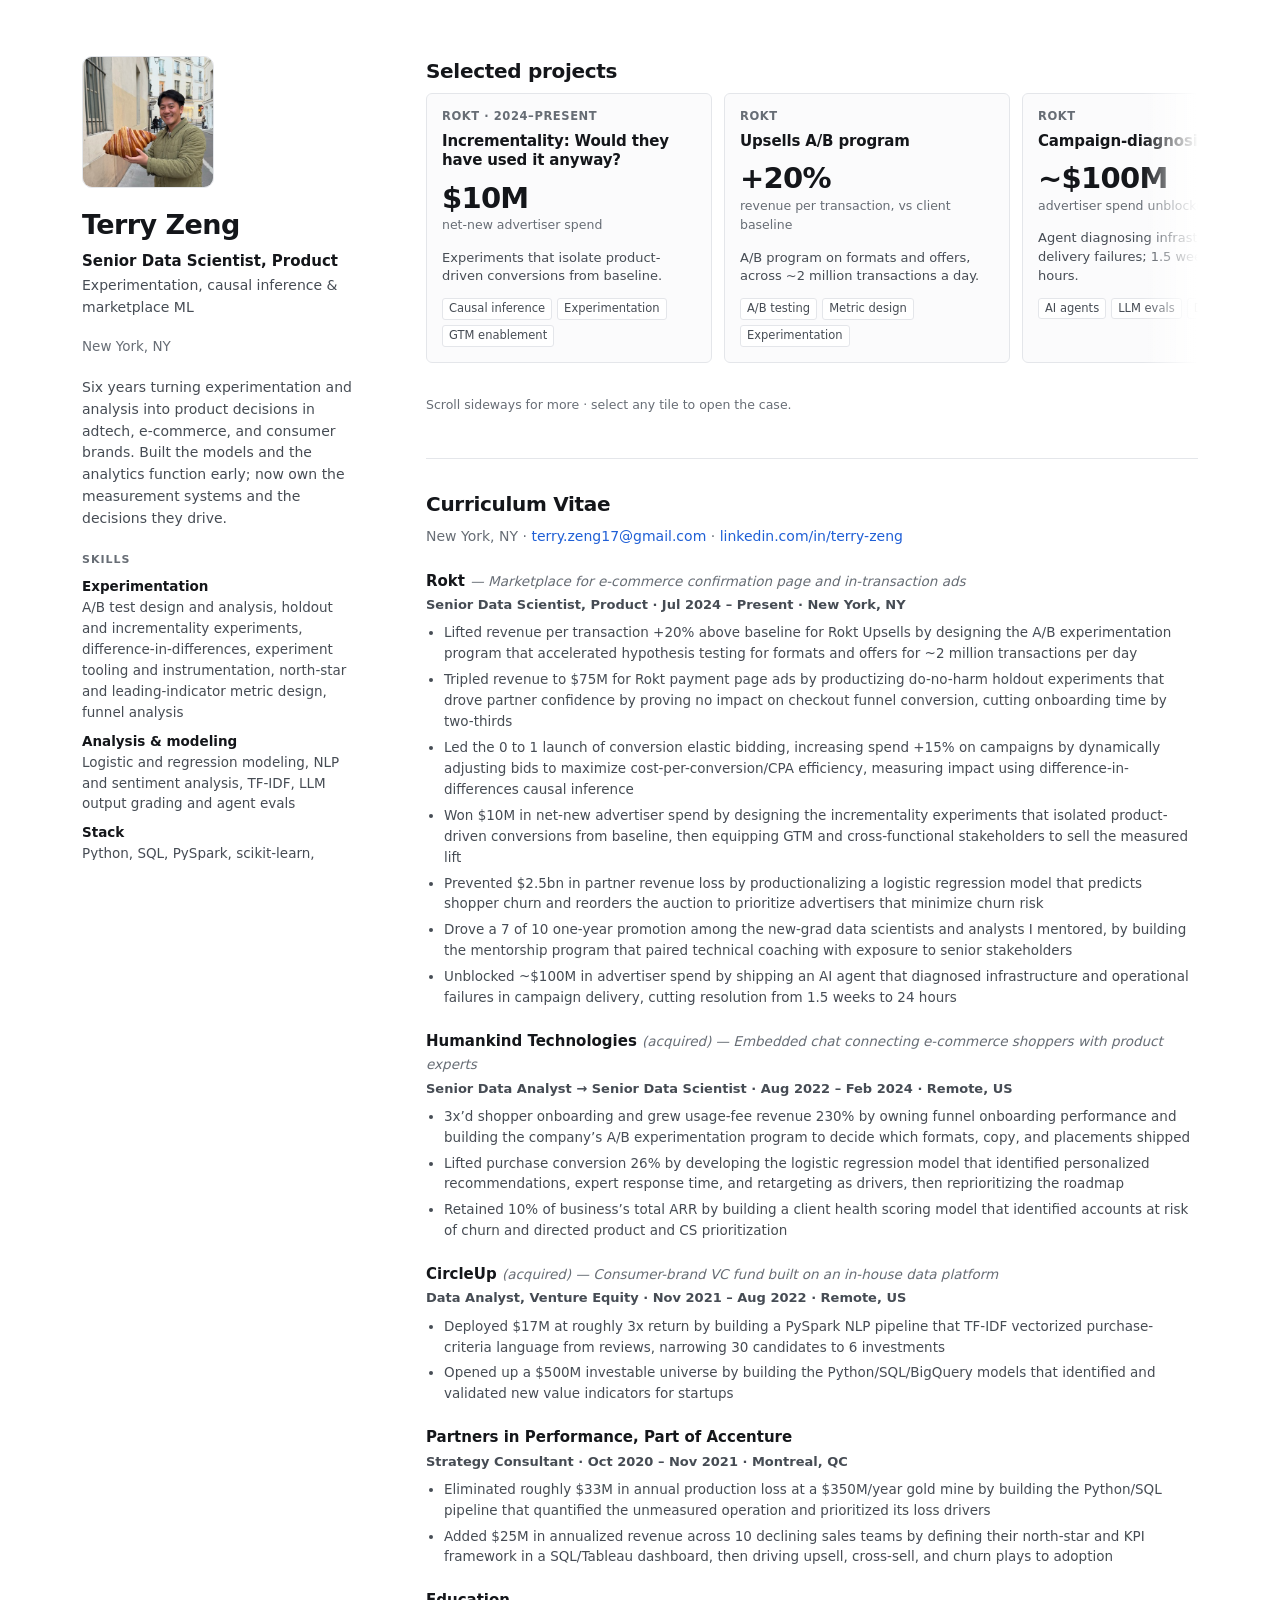
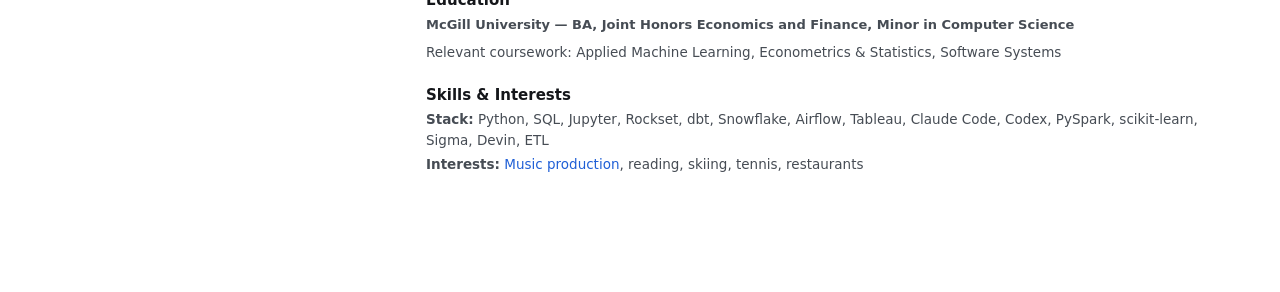
<file: index.html>
<!doctype html>
<html lang="en">
<head>
<meta charset="utf-8">
<meta name="viewport" content="width=device-width, initial-scale=1">
<title>Terry Zeng — Senior Data Scientist, Product</title>
<meta name="description" content="Terry Zeng — Senior Data Scientist, Product. Experimentation, causal inference and marketplace ML. Selected work from Rokt, Humankind, CircleUp and Partners in Performance.">
<meta property="og:title" content="Terry Zeng — Senior Data Scientist, Product">
<meta property="og:description" content="Experimentation, causal inference and marketplace ML. Selected work.">
<meta property="og:type" content="profile">
<link rel="stylesheet" href="style.css">
</head>
<body>
<div class="wrap">

<header class="rail">
  <img class="avatar" src="img/terry.jpg" alt="Terry Zeng on a Paris street, holding an oversized croissant." width="360" height="640">
  <h1 class="name">Terry Zeng</h1>
  <p class="role">Senior Data Scientist, Product</p>
  <p class="discipline">Experimentation, causal inference &amp; marketplace ML</p>
  <p class="where">New York, NY</p>

  <p class="bio">Six years turning experimentation and analysis into product decisions in adtech, e-commerce, and consumer brands. Built the models and the analytics function early; now own the measurement systems and the decisions they drive.</p>

  <h2>Skills</h2>
  <dl>
    <dt>Experimentation</dt>
    <dd>A/B test design and analysis, holdout and incrementality experiments, difference-in-differences, experiment tooling and instrumentation, north-star and leading-indicator metric design, funnel analysis</dd>
    <dt>Analysis &amp; modeling</dt>
    <dd>Logistic and regression modeling, NLP and sentiment analysis, TF-IDF, LLM output grading and agent evals</dd>
    <dt>Stack</dt>
    <dd>Python, SQL, PySpark, scikit-learn, Jupyter, Rockset, dbt, Snowflake, Airflow, BigQuery, Tableau, Sigma, ETL, Claude Code, Codex, Devin</dd>
    <dt>Languages</dt>
    <dd>English, French, Mandarin, Cantonese</dd>
  </dl>

  <h2>Education</h2>
  <dl>
    <dd><strong>McGill University</strong> — BA, Joint Honors Economics and Finance, Minor in Computer Science</dd>
    <dd style="margin-top:4px;color:var(--muted);font-size:13px;">Applied Machine Learning · Econometrics &amp; Statistics · Software Systems</dd>
  </dl>

  <h2>Elsewhere</h2>
  <ul class="links">
    <li><a href="mailto:terry.zeng17@gmail.com">terry.zeng17@gmail.com</a></li>
    <li><a href="https://www.linkedin.com/in/terry-zeng">LinkedIn</a></li>
    <li><a href="https://github.com/terry-zeng1134">GitHub</a></li>
    <li><a href="https://soundcloud.com/koverii">SoundCloud · 500k+ streams</a></li>
    <li><a href="#cv">Curriculum Vitae</a></li>
  </ul>

  <p class="interests">Music production (500k+ streams) · skiing · tennis</p>
</header>

<main>
  <h2 class="work-head">Selected projects</h2>

  <div class="stripwrap">
  <div class="grid" id="grid" role="region" aria-label="Selected projects, horizontally scrollable" tabindex="0">

    <a class="tile" href="work/incrementality/">
      <span class="kicker">Rokt · 2024–present</span>
      <span class="t-title">Incrementality: Would they have used it anyway?</span>
      <span class="metric"><b>$10M</b><span>net-new advertiser spend</span></span>
      <span class="method">Experiments that isolate product-driven conversions from baseline.</span>
      <ul class="tags"><li>Causal inference</li><li>Experimentation</li><li>GTM enablement</li></ul>
    </a>

    <a class="tile" href="work/upsells-ab/">
      <span class="kicker">Rokt</span>
      <span class="t-title">Upsells A/B program</span>
      <span class="metric"><b>+20%</b><span>revenue per transaction, vs client baseline</span></span>
      <span class="method">A/B program on formats and offers, across ~2 million transactions a day.</span>
      <ul class="tags"><li>A/B testing</li><li>Metric design</li><li>Experimentation</li></ul>
    </a>

    <a class="tile" href="work/campaign-agent/">
      <span class="kicker">Rokt</span>
      <span class="t-title">Campaign-diagnosis AI agent</span>
      <span class="metric"><b>~$100M</b><span>advertiser spend unblocked</span></span>
      <span class="method">Agent diagnosing infrastructure and delivery failures; 1.5 weeks to 24 hours.</span>
      <ul class="tags"><li>AI agents</li><li>LLM evals</li><li>Diagnostics</li></ul>
    </a>

    <a class="tile" href="work/payment-page-ads/">
      <span class="kicker">Rokt</span>
      <span class="t-title">Payment-page ads</span>
      <span class="metric"><b>$75M</b><span>revenue, tripled</span></span>
      <span class="method">Do-no-harm holdouts proving no checkout-conversion impact; onboarding cut two-thirds.</span>
      <ul class="tags"><li>Holdout experiments</li><li>Instrumentation</li><li>Partner trust</li></ul>
    </a>

    <a class="tile" href="work/churn-auction-reordering/">
      <span class="kicker">Rokt</span>
      <span class="t-title">Churn-risk auction reordering</span>
      <span class="metric"><b>$2.5B</b><span>partner revenue loss prevented</span></span>
      <span class="method">Logistic regression on shopper churn, reordering the auction.</span>
      <ul class="tags"><li>Logistic regression</li><li>Production ML</li><li>Marketplace</li></ul>
    </a>

    <a class="tile" href="work/elastic-bidding/">
      <span class="kicker">Rokt</span>
      <span class="t-title">Conversion elastic bidding</span>
      <span class="metric"><b>+15%</b><span>campaign spend</span></span>
      <span class="method">0-to-1 launch; bids adjusted dynamically for CPA efficiency.</span>
      <ul class="tags"><li>Difference-in-differences</li><li>Causal inference</li><li>Bidding</li></ul>
    </a>

    <a class="tile" href="work/experimentation-program/">
      <span class="kicker">Humankind · 2022–2024</span>
      <span class="t-title">The company’s first experimentation program</span>
      <span class="metric"><b>+230%</b><span>usage-fee revenue</span></span>
      <span class="method">Owned funnel onboarding performance; built the A/B program that decided what shipped.</span>
      <ul class="tags"><li>Experimentation</li><li>Funnel analysis</li></ul>
    </a>

    <a class="tile" href="work/nlp-diligence/">
      <span class="kicker">CircleUp · 2021–2022</span>
      <span class="t-title">NLP diligence pipeline</span>
      <span class="metric"><b>$17M</b><span>deployed at ~3x return</span></span>
      <span class="method">PySpark pipeline, TF-IDF over purchase-criteria language in reviews.</span>
      <ul class="tags"><li>NLP</li><li>PySpark</li><li>TF-IDF</li></ul>
    </a>

  </div>
  </div>
  <p class="hint">Scroll sideways for more · select any tile to open the case.</p>

  <section class="resume" id="cv">
    <h2 class="work-head">Curriculum Vitae</h2>
    <p class="work-sub">New York, NY · <a href="mailto:terry.zeng17@gmail.com">terry.zeng17@gmail.com</a> · <a href="https://www.linkedin.com/in/terry-zeng">linkedin.com/in/terry-zeng</a></p>

    <div class="cv">
      <div class="cv-role">
        <h3>Rokt <span>— Marketplace for e-commerce confirmation page and in-transaction ads</span></h3>
        <p class="cv-meta">Senior Data Scientist, Product · Jul 2024 – Present · New York, NY</p>
        <ul>
          <li>Lifted revenue per transaction +20% above baseline for Rokt Upsells by designing the A/B experimentation program that accelerated hypothesis testing for formats and offers for ~2 million transactions per day</li>
          <li>Tripled revenue to $75M for Rokt payment page ads by productizing do-no-harm holdout experiments that drove partner confidence by proving no impact on checkout funnel conversion, cutting onboarding time by two-thirds</li>
          <li>Led the 0 to 1 launch of conversion elastic bidding, increasing spend +15% on campaigns by dynamically adjusting bids to maximize cost-per-conversion/CPA efficiency, measuring impact using difference-in-differences causal inference</li>
          <li>Won $10M in net-new advertiser spend by designing the incrementality experiments that isolated product-driven conversions from baseline, then equipping GTM and cross-functional stakeholders to sell the measured lift</li>
          <li>Prevented $2.5bn in partner revenue loss by productionalizing a logistic regression model that predicts shopper churn and reorders the auction to prioritize advertisers that minimize churn risk</li>
          <li>Drove a 7 of 10 one-year promotion among the new-grad data scientists and analysts I mentored, by building the mentorship program that paired technical coaching with exposure to senior stakeholders</li>
          <li>Unblocked ~$100M in advertiser spend by shipping an AI agent that diagnosed infrastructure and operational failures in campaign delivery, cutting resolution from 1.5 weeks to 24 hours</li>
        </ul>
      </div>

      <div class="cv-role">
        <h3>Humankind Technologies <span>(acquired) — Embedded chat connecting e-commerce shoppers with product experts</span></h3>
        <p class="cv-meta">Senior Data Analyst → Senior Data Scientist · Aug 2022 – Feb 2024 · Remote, US</p>
        <ul>
          <li>3x&#8217;d shopper onboarding and grew usage-fee revenue 230% by owning funnel onboarding performance and building the company&#8217;s A/B experimentation program to decide which formats, copy, and placements shipped</li>
          <li>Lifted purchase conversion 26% by developing the logistic regression model that identified personalized recommendations, expert response time, and retargeting as drivers, then reprioritizing the roadmap</li>
          <li>Retained 10% of business&#8217;s total ARR by building a client health scoring model that identified accounts at risk of churn and directed product and CS prioritization</li>
        </ul>
      </div>

      <div class="cv-role">
        <h3>CircleUp <span>(acquired) — Consumer-brand VC fund built on an in-house data platform</span></h3>
        <p class="cv-meta">Data Analyst, Venture Equity · Nov 2021 – Aug 2022 · Remote, US</p>
        <ul>
          <li>Deployed $17M at roughly 3x return by building a PySpark NLP pipeline that TF-IDF vectorized purchase-criteria language from reviews, narrowing 30 candidates to 6 investments</li>
          <li>Opened up a $500M investable universe by building the Python/SQL/BigQuery models that identified and validated new value indicators for startups</li>
        </ul>
      </div>

      <div class="cv-role">
        <h3>Partners in Performance, Part of Accenture</h3>
        <p class="cv-meta">Strategy Consultant · Oct 2020 – Nov 2021 · Montreal, QC</p>
        <ul>
          <li>Eliminated roughly $33M in annual production loss at a $350M/year gold mine by building the Python/SQL pipeline that quantified the unmeasured operation and prioritized its loss drivers</li>
          <li>Added $25M in annualized revenue across 10 declining sales teams by defining their north-star and KPI framework in a SQL/Tableau dashboard, then driving upsell, cross-sell, and churn plays to adoption</li>
        </ul>
      </div>

      <div class="cv-role">
        <h3>Education</h3>
        <p class="cv-meta">McGill University — BA, Joint Honors Economics and Finance, Minor in Computer Science</p>
        <p class="cv-plain">Relevant coursework: Applied Machine Learning, Econometrics &amp; Statistics, Software Systems</p>
      </div>

      <div class="cv-role">
        <h3>Skills &amp; Interests</h3>
        <p class="cv-plain"><strong>Stack:</strong> Python, SQL, Jupyter, Rockset, dbt, Snowflake, Airflow, Tableau, Claude Code, Codex, PySpark, scikit-learn, Sigma, Devin, ETL</p>
        <p class="cv-plain"><strong>Interests:</strong> <a href="https://soundcloud.com/koverii">Music production</a>, reading, skiing, tennis, restaurants</p>
      </div>
    </div>
  </section>
</main>

</div>
</body>
</html>
</file>
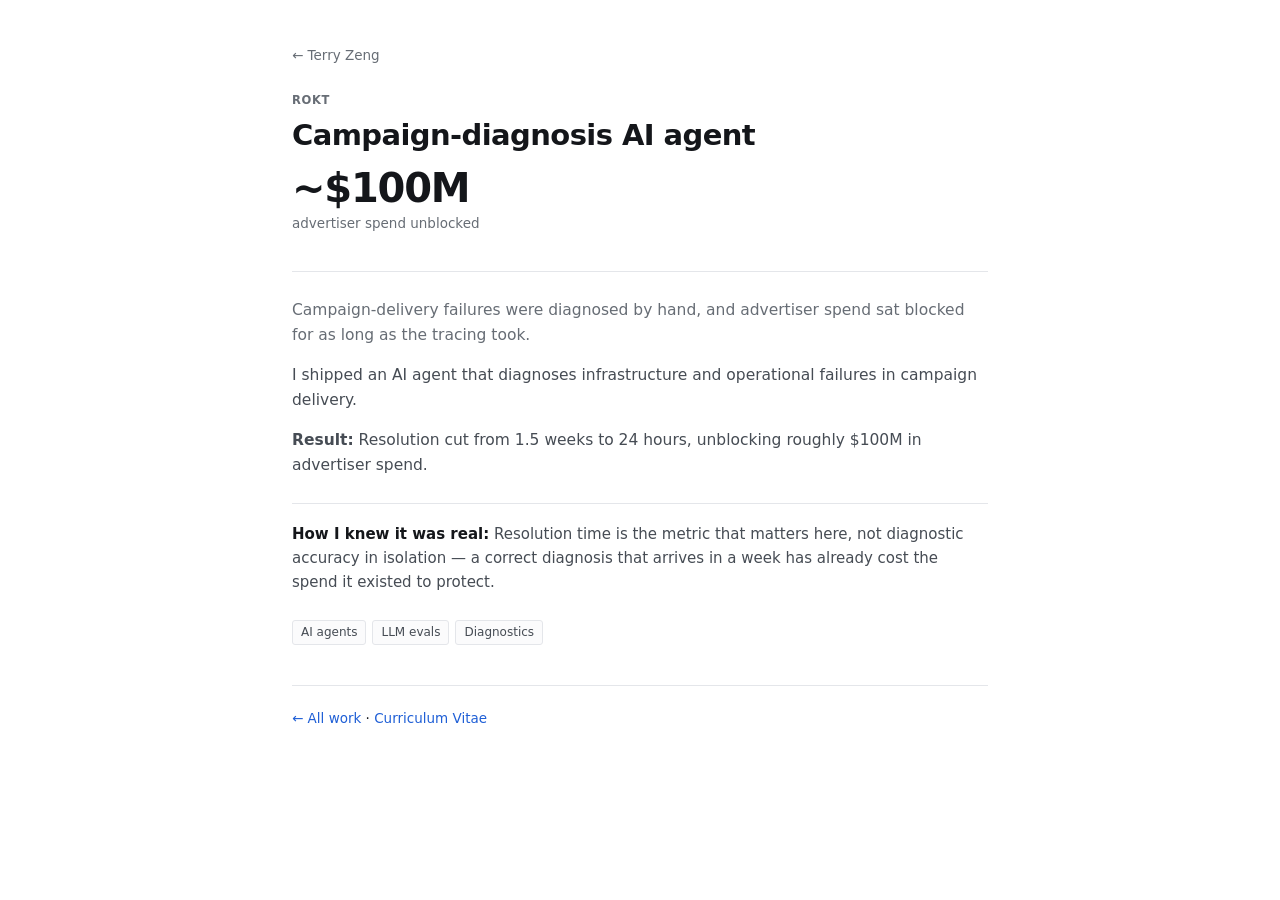
<file: work/campaign-agent/index.html>
<!doctype html>
<html lang="en">
<head>
<meta charset="utf-8">
<meta name="viewport" content="width=device-width, initial-scale=1">
<title>Campaign-diagnosis AI agent — Terry Zeng</title>
<meta name="description" content="Campaign-diagnosis AI agent — ~$100M advertiser spend unblocked. Rokt">
<link rel="stylesheet" href="../../style.css">
</head>
<body>
<div class="casewrap">
  <a class="backlink" href="../../">&larr; Terry Zeng</a>

  <header class="casehead">
    <span class="case-kicker">Rokt</span>
    <h1 class="case-title">Campaign-diagnosis AI agent</h1>
    <p class="case-metric"><b>~$100M</b><span>advertiser spend unblocked</span></p>
  </header>

  <div class="casebody">
    <p class="ctx">Campaign-delivery failures were diagnosed by hand, and advertiser spend sat blocked for as long as the tracing took.</p>
    <p>I shipped an AI agent that diagnoses infrastructure and operational failures in campaign delivery.</p>
    <p><strong>Result:</strong> Resolution cut from 1.5 weeks to 24 hours, unblocking roughly $100M in advertiser spend.</p>
    <p class="knew"><strong>How I knew it was real:</strong> Resolution time is the metric that matters here, not diagnostic accuracy in isolation — a correct diagnosis that arrives in a week has already cost the spend it existed to protect.</p>
    <ul class="case-tags"><li>AI agents</li><li>LLM evals</li><li>Diagnostics</li></ul>
  </div>

  <p class="casefoot"><a href="../../">&larr; All work</a> &middot; <a href="../../#cv">Curriculum Vitae</a></p>
</div>
</body>
</html>
</file>
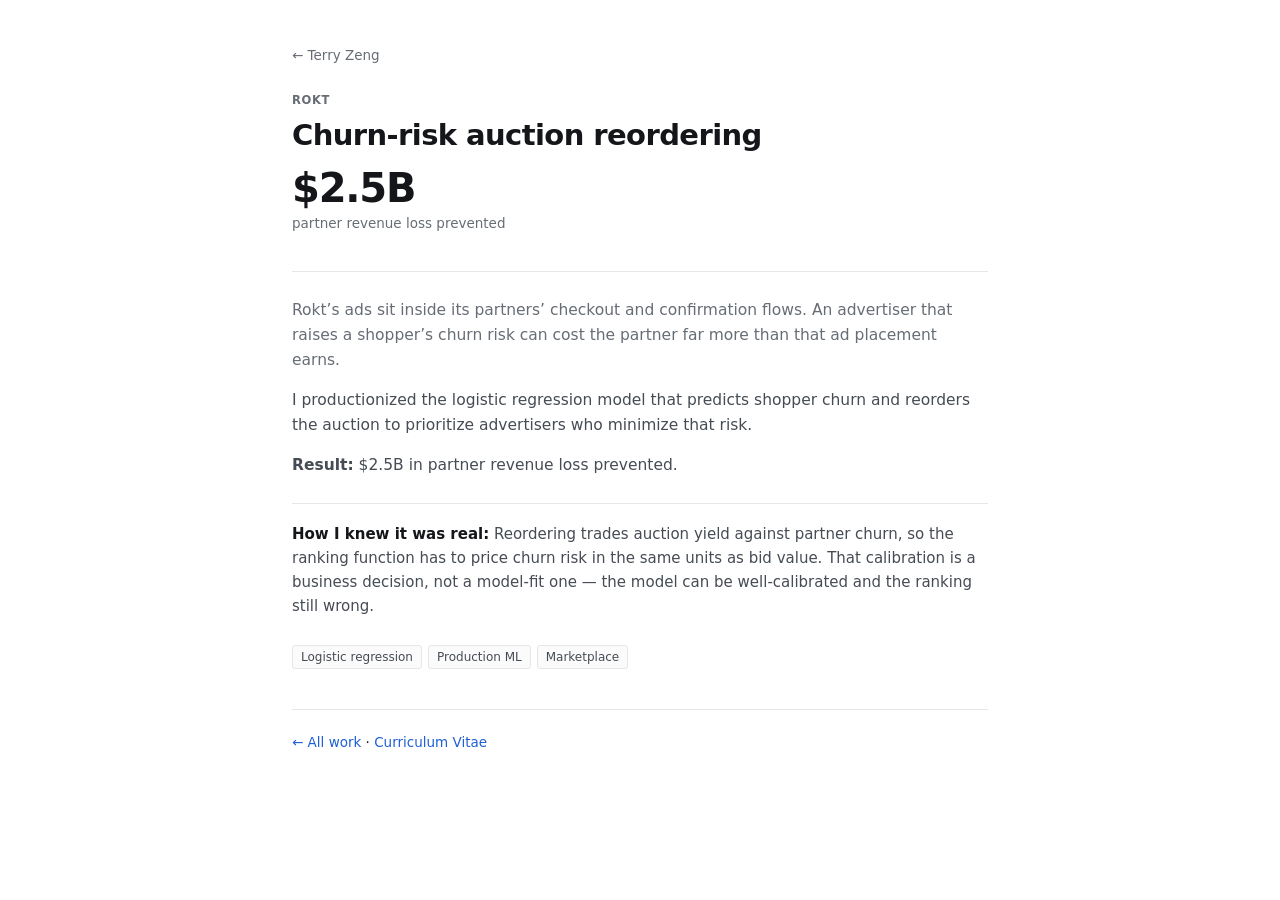
<file: work/churn-auction-reordering/index.html>
<!doctype html>
<html lang="en">
<head>
<meta charset="utf-8">
<meta name="viewport" content="width=device-width, initial-scale=1">
<title>Churn-risk auction reordering — Terry Zeng</title>
<meta name="description" content="Churn-risk auction reordering — $2.5B partner revenue loss prevented. Rokt">
<link rel="stylesheet" href="../../style.css">
</head>
<body>
<div class="casewrap">
  <a class="backlink" href="../../">&larr; Terry Zeng</a>

  <header class="casehead">
    <span class="case-kicker">Rokt</span>
    <h1 class="case-title">Churn-risk auction reordering</h1>
    <p class="case-metric"><b>$2.5B</b><span>partner revenue loss prevented</span></p>
  </header>

  <div class="casebody">
    <p class="ctx">Rokt’s ads sit inside its partners’ checkout and confirmation flows. An advertiser that raises a shopper’s churn risk can cost the partner far more than that ad placement earns.</p>
    <p>I productionized the logistic regression model that predicts shopper churn and reorders the auction to prioritize advertisers who minimize that risk.</p>
    <p><strong>Result:</strong> $2.5B in partner revenue loss prevented.</p>
    <p class="knew"><strong>How I knew it was real:</strong> Reordering trades auction yield against partner churn, so the ranking function has to price churn risk in the same units as bid value. That calibration is a business decision, not a model-fit one — the model can be well-calibrated and the ranking still wrong.</p>
    <ul class="case-tags"><li>Logistic regression</li><li>Production ML</li><li>Marketplace</li></ul>
  </div>

  <p class="casefoot"><a href="../../">&larr; All work</a> &middot; <a href="../../#cv">Curriculum Vitae</a></p>
</div>
</body>
</html>
</file>
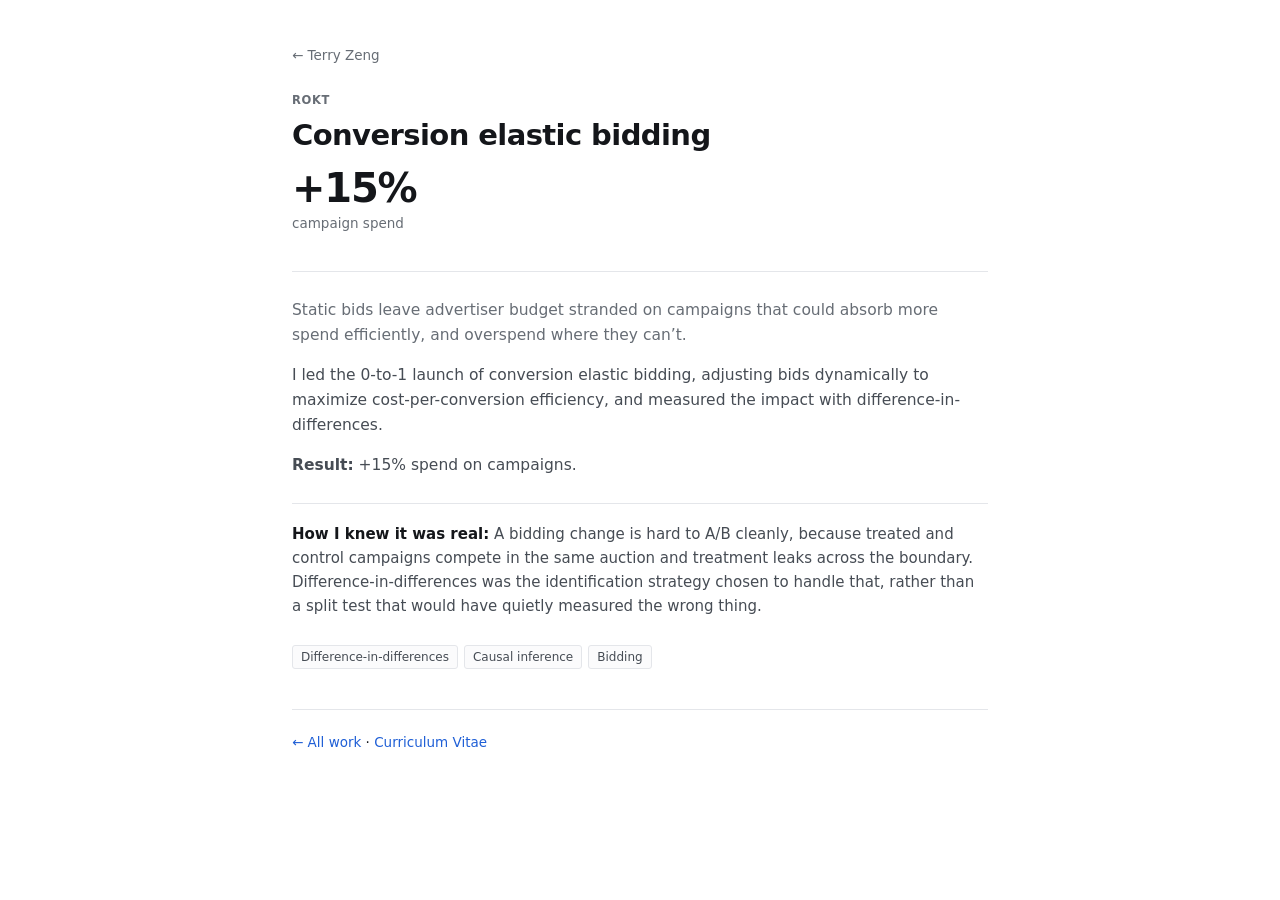
<file: work/elastic-bidding/index.html>
<!doctype html>
<html lang="en">
<head>
<meta charset="utf-8">
<meta name="viewport" content="width=device-width, initial-scale=1">
<title>Conversion elastic bidding — Terry Zeng</title>
<meta name="description" content="Conversion elastic bidding — +15% campaign spend. Rokt">
<link rel="stylesheet" href="../../style.css">
</head>
<body>
<div class="casewrap">
  <a class="backlink" href="../../">&larr; Terry Zeng</a>

  <header class="casehead">
    <span class="case-kicker">Rokt</span>
    <h1 class="case-title">Conversion elastic bidding</h1>
    <p class="case-metric"><b>+15%</b><span>campaign spend</span></p>
  </header>

  <div class="casebody">
    <p class="ctx">Static bids leave advertiser budget stranded on campaigns that could absorb more spend efficiently, and overspend where they can’t.</p>
    <p>I led the 0-to-1 launch of conversion elastic bidding, adjusting bids dynamically to maximize cost-per-conversion efficiency, and measured the impact with difference-in-differences.</p>
    <p><strong>Result:</strong> +15% spend on campaigns.</p>
    <p class="knew"><strong>How I knew it was real:</strong> A bidding change is hard to A/B cleanly, because treated and control campaigns compete in the same auction and treatment leaks across the boundary. Difference-in-differences was the identification strategy chosen to handle that, rather than a split test that would have quietly measured the wrong thing.</p>
    <ul class="case-tags"><li>Difference-in-differences</li><li>Causal inference</li><li>Bidding</li></ul>
  </div>

  <p class="casefoot"><a href="../../">&larr; All work</a> &middot; <a href="../../#cv">Curriculum Vitae</a></p>
</div>
</body>
</html>
</file>
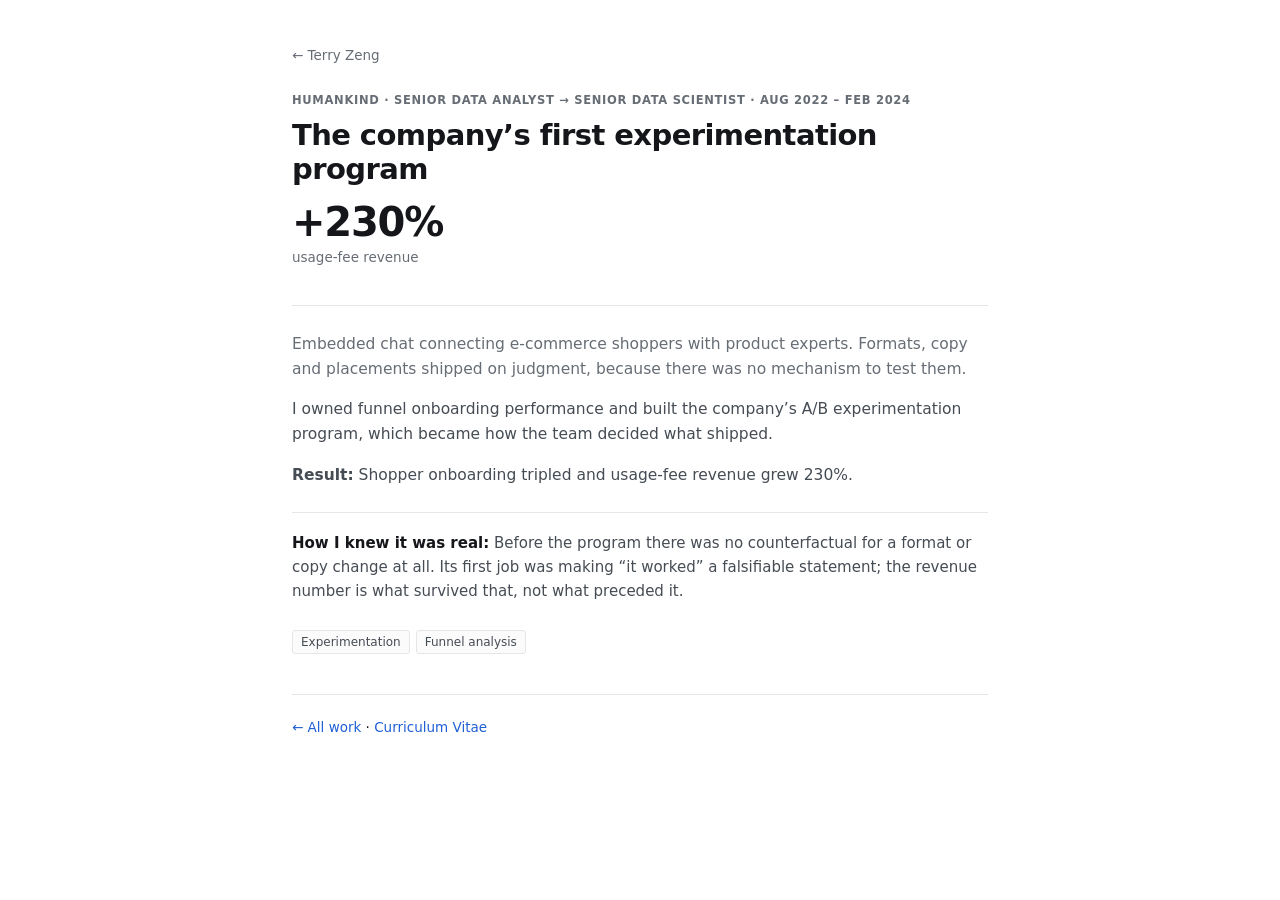
<file: work/experimentation-program/index.html>
<!doctype html>
<html lang="en">
<head>
<meta charset="utf-8">
<meta name="viewport" content="width=device-width, initial-scale=1">
<title>The company’s first experimentation program — Terry Zeng</title>
<meta name="description" content="The company’s first experimentation program — +230% usage-fee revenue. Humankind · Senior Data Analyst → Senior Data Scientist · Aug 2022 – Feb 2024">
<link rel="stylesheet" href="../../style.css">
</head>
<body>
<div class="casewrap">
  <a class="backlink" href="../../">&larr; Terry Zeng</a>

  <header class="casehead">
    <span class="case-kicker">Humankind · Senior Data Analyst → Senior Data Scientist · Aug 2022 – Feb 2024</span>
    <h1 class="case-title">The company’s first experimentation program</h1>
    <p class="case-metric"><b>+230%</b><span>usage-fee revenue</span></p>
  </header>

  <div class="casebody">
    <p class="ctx">Embedded chat connecting e-commerce shoppers with product experts. Formats, copy and placements shipped on judgment, because there was no mechanism to test them.</p>
    <p>I owned funnel onboarding performance and built the company’s A/B experimentation program, which became how the team decided what shipped.</p>
    <p><strong>Result:</strong> Shopper onboarding tripled and usage-fee revenue grew 230%.</p>
    <p class="knew"><strong>How I knew it was real:</strong> Before the program there was no counterfactual for a format or copy change at all. Its first job was making “it worked” a falsifiable statement; the revenue number is what survived that, not what preceded it.</p>
    <ul class="case-tags"><li>Experimentation</li><li>Funnel analysis</li></ul>
  </div>

  <p class="casefoot"><a href="../../">&larr; All work</a> &middot; <a href="../../#cv">Curriculum Vitae</a></p>
</div>
</body>
</html>
</file>
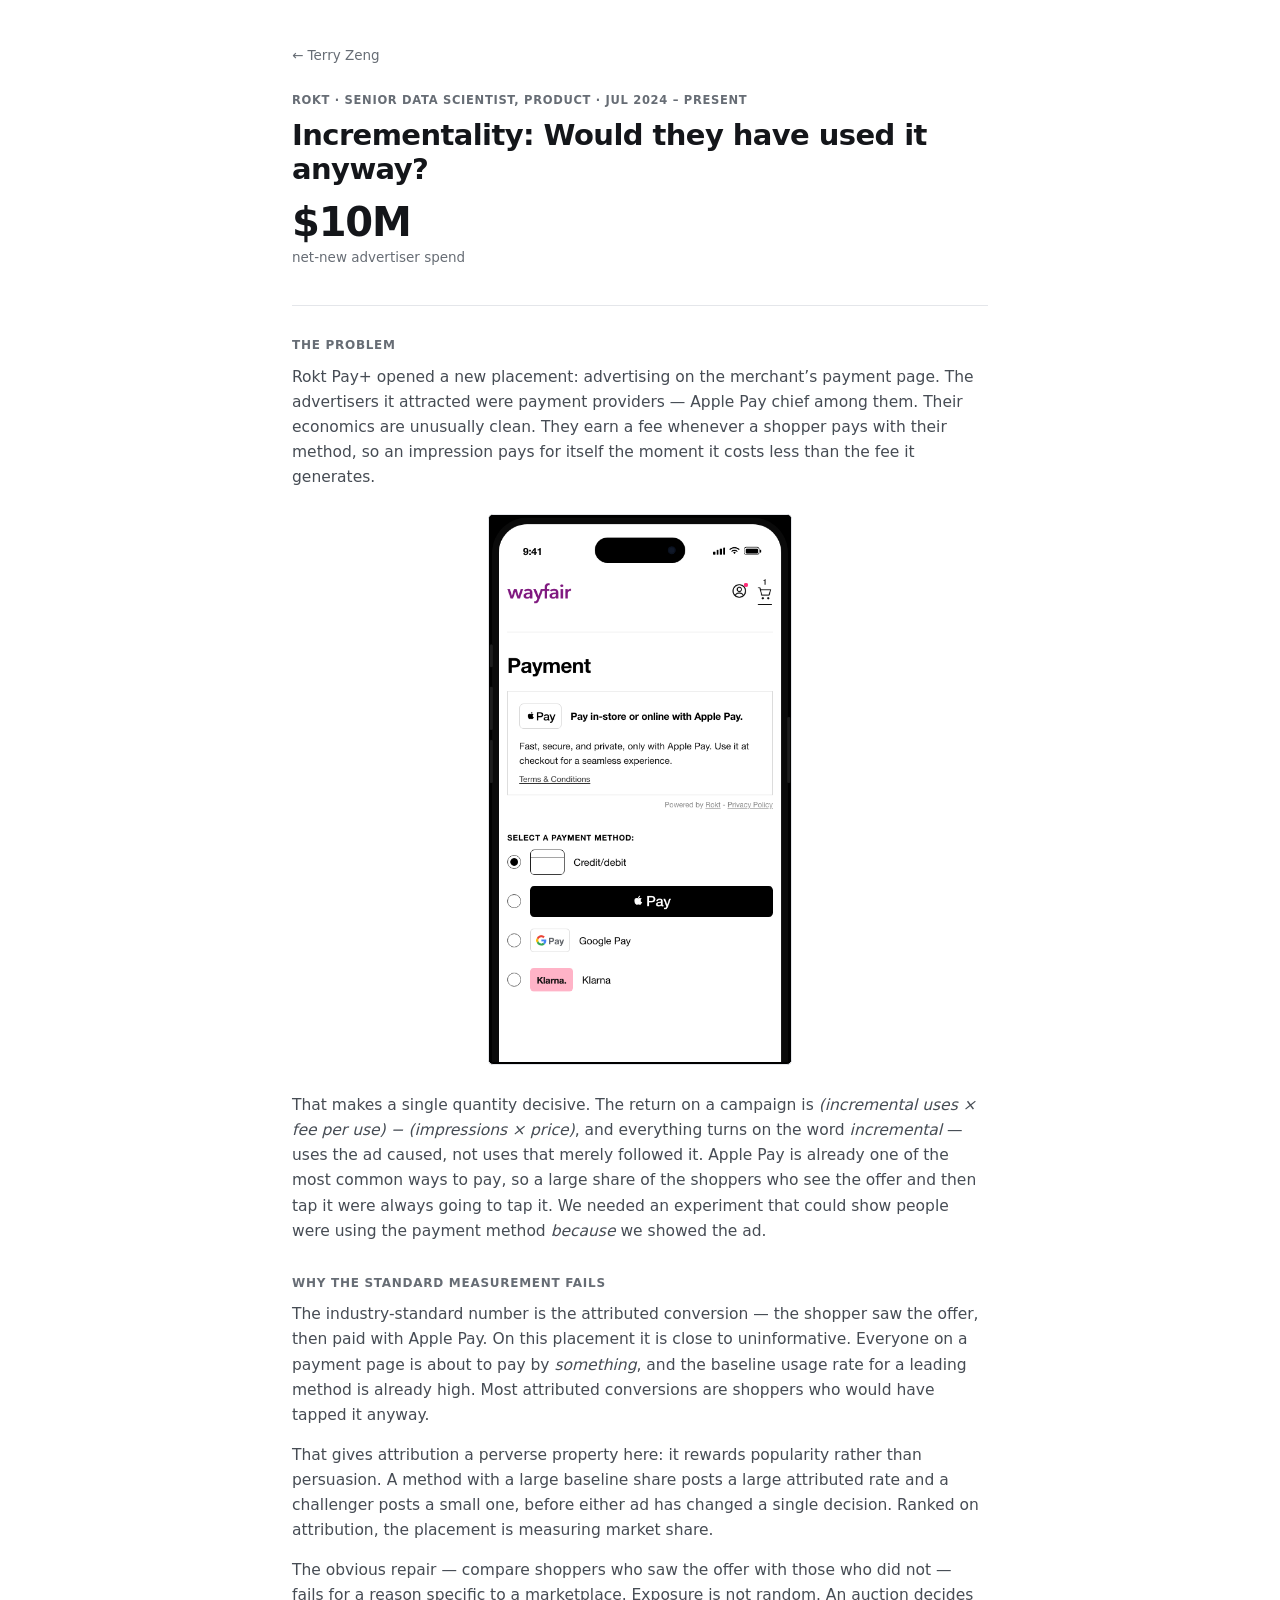
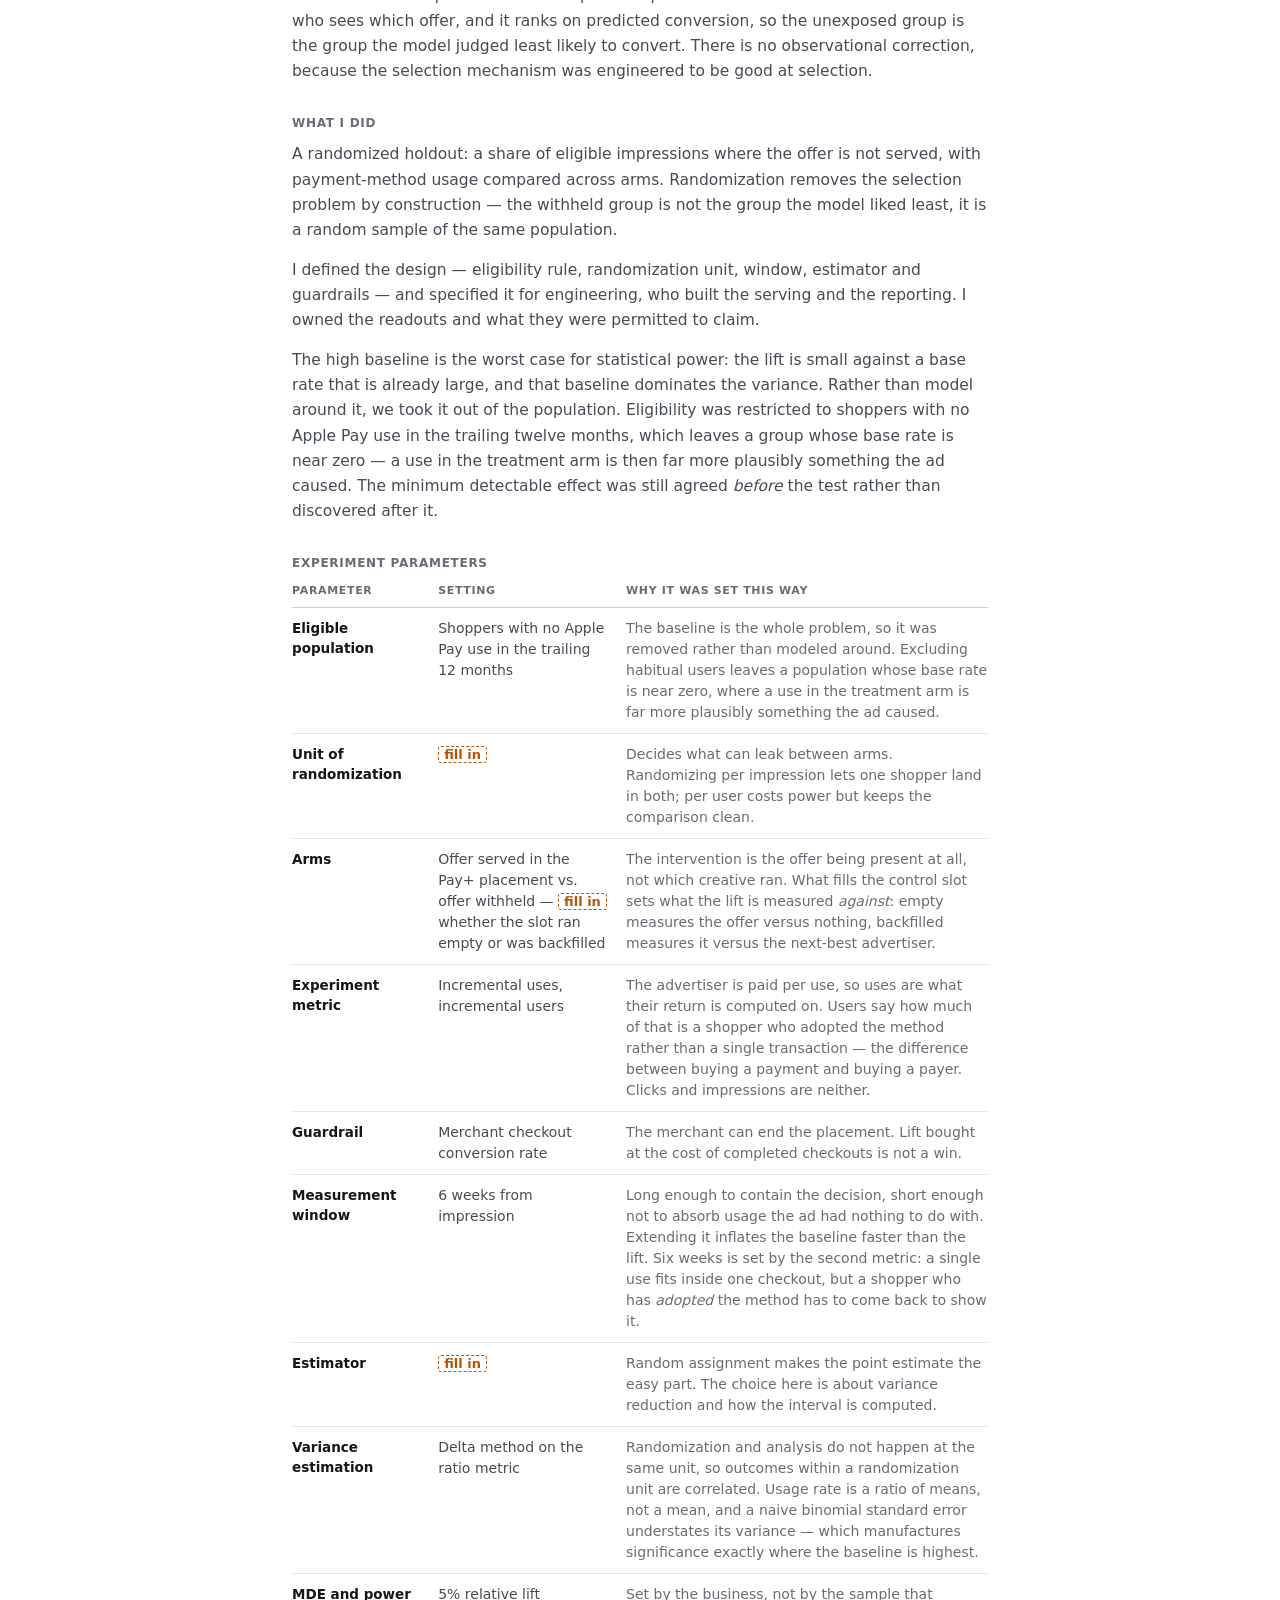
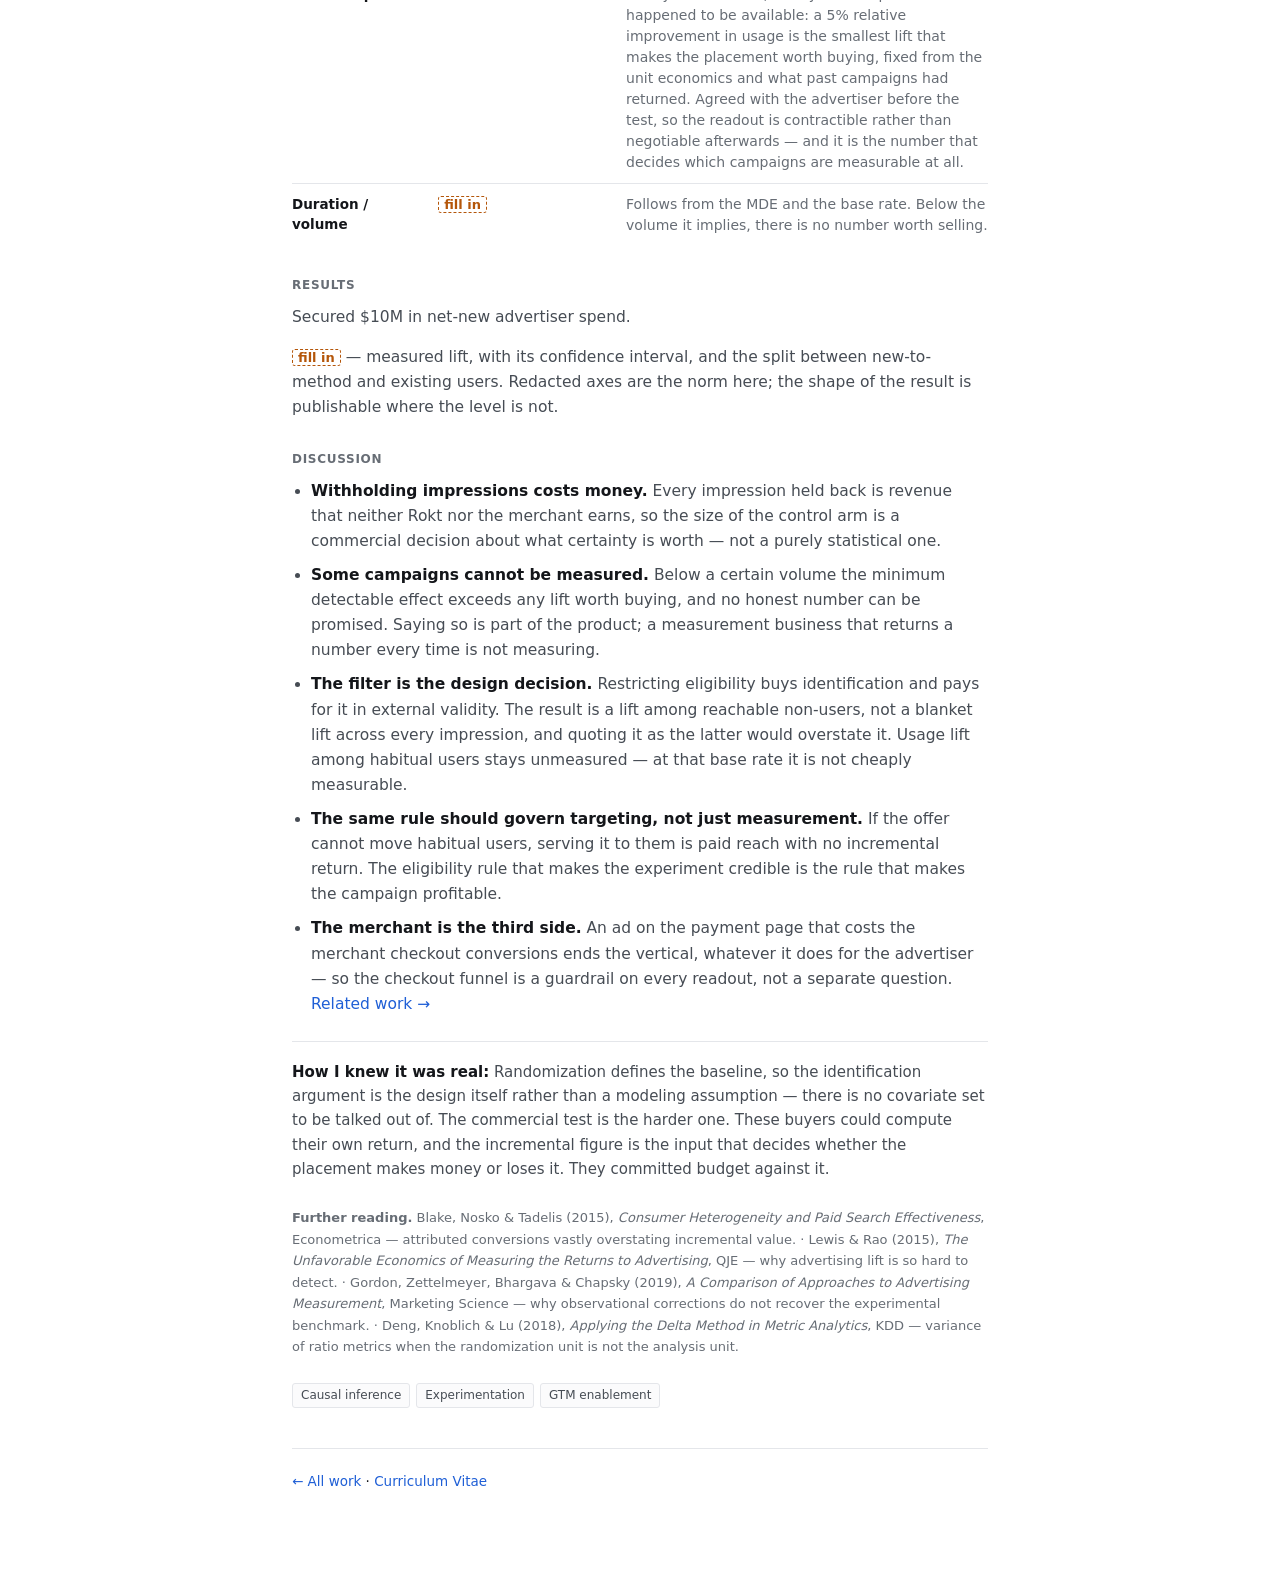
<file: work/incrementality/index.html>
<!doctype html>
<html lang="en">
<head>
<meta charset="utf-8">
<meta name="viewport" content="width=device-width, initial-scale=1">
<title>Incrementality: Would they have used it anyway? — Terry Zeng</title>
<meta name="description" content="Incrementality: Would they have used it anyway? — $10M net-new advertiser spend. Rokt · Senior Data Scientist, Product · Jul 2024 – Present">
<link rel="stylesheet" href="../../style.css">
</head>
<body>
<div class="casewrap">
  <a class="backlink" href="../../">&larr; Terry Zeng</a>

  <header class="casehead">
    <span class="case-kicker">Rokt · Senior Data Scientist, Product · Jul 2024 – Present</span>
    <h1 class="case-title">Incrementality: Would they have used it anyway?</h1>
    <p class="case-metric"><b>$10M</b><span>net-new advertiser spend</span></p>
  </header>

  <div class="casebody">

    <h2>The problem</h2>
    <p>Rokt Pay&#43; opened a new placement: advertising on the merchant’s payment page. The advertisers it attracted were payment providers — Apple Pay chief among them. Their economics are unusually clean. They earn a fee whenever a shopper pays with their method, so an impression pays for itself the moment it costs less than the fee it generates.</p>

    <figure class="casefig">
      <span class="shot"><img src="../../img/pay-plus-mockup.png" alt="A merchant payment page on a phone: an Apple Pay offer, served by Rokt, sits above the list of payment methods."></span>
    </figure>

    <p>That makes a single quantity decisive. The return on a campaign is <em>(incremental uses &times; fee per use) &minus; (impressions &times; price)</em>, and everything turns on the word <em>incremental</em> — uses the ad caused, not uses that merely followed it. Apple Pay is already one of the most common ways to pay, so a large share of the shoppers who see the offer and then tap it were always going to tap it. We needed an experiment that could show people were using the payment method <em>because</em> we showed the ad.</p>

    <h2>Why the standard measurement fails</h2>
    <p>The industry-standard number is the attributed conversion — the shopper saw the offer, then paid with Apple Pay. On this placement it is close to uninformative. Everyone on a payment page is about to pay by <em>something</em>, and the baseline usage rate for a leading method is already high. Most attributed conversions are shoppers who would have tapped it anyway.</p>
    <p>That gives attribution a perverse property here: it rewards popularity rather than persuasion. A method with a large baseline share posts a large attributed rate and a challenger posts a small one, before either ad has changed a single decision. Ranked on attribution, the placement is measuring market share.</p>
    <p>The obvious repair — compare shoppers who saw the offer with those who did not — fails for a reason specific to a marketplace. Exposure is not random. An auction decides who sees which offer, and it ranks on predicted conversion, so the unexposed group is the group the model judged least likely to convert. There is no observational correction, because the selection mechanism was engineered to be good at selection.</p>

    <h2>What I did</h2>
    <p>A randomized holdout: a share of eligible impressions where the offer is not served, with payment-method usage compared across arms. Randomization removes the selection problem by construction — the withheld group is not the group the model liked least, it is a random sample of the same population.</p>
    <p>I defined the design — eligibility rule, randomization unit, window, estimator and guardrails — and specified it for engineering, who built the serving and the reporting. I owned the readouts and what they were permitted to claim.</p>
    <p>The high baseline is the worst case for statistical power: the lift is small against a base rate that is already large, and that baseline dominates the variance. Rather than model around it, we took it out of the population. Eligibility was restricted to shoppers with no Apple Pay use in the trailing twelve months, which leaves a group whose base rate is near zero — a use in the treatment arm is then far more plausibly something the ad caused. The minimum detectable effect was still agreed <em>before</em> the test rather than discovered after it.</p>

    <h2>Experiment parameters</h2>
    <div class="paramwrap">
    <table class="params">
      <thead>
        <tr><th scope="col">Parameter</th><th scope="col">Setting</th><th scope="col">Why it was set this way</th></tr>
      </thead>
      <tbody>
      <tr><th scope="row">Eligible population</th><td class="val">Shoppers with no Apple Pay use in the trailing 12 months</td><td class="why">The baseline is the whole problem, so it was removed rather than modeled around. Excluding habitual users leaves a population whose base rate is near zero, where a use in the treatment arm is far more plausibly something the ad caused.</td></tr>
      <tr><th scope="row">Unit of randomization</th><td class="val"><span class="todo">fill in</span></td><td class="why">Decides what can leak between arms. Randomizing per impression lets one shopper land in both; per user costs power but keeps the comparison clean.</td></tr>
      <tr><th scope="row">Arms</th><td class="val">Offer served in the Pay&#43; placement vs. offer withheld — <span class="todo">fill in</span> whether the slot ran empty or was backfilled</td><td class="why">The intervention is the offer being present at all, not which creative ran. What fills the control slot sets what the lift is measured <em>against</em>: empty measures the offer versus nothing, backfilled measures it versus the next-best advertiser.</td></tr>
      <tr><th scope="row">Experiment metric</th><td class="val">Incremental uses, incremental users</td><td class="why">The advertiser is paid per use, so uses are what their return is computed on. Users say how much of that is a shopper who adopted the method rather than a single transaction — the difference between buying a payment and buying a payer. Clicks and impressions are neither.</td></tr>
      <tr><th scope="row">Guardrail</th><td class="val">Merchant checkout conversion rate</td><td class="why">The merchant can end the placement. Lift bought at the cost of completed checkouts is not a win.</td></tr>
      <tr><th scope="row">Measurement window</th><td class="val">6 weeks from impression</td><td class="why">Long enough to contain the decision, short enough not to absorb usage the ad had nothing to do with. Extending it inflates the baseline faster than the lift. Six weeks is set by the second metric: a single use fits inside one checkout, but a shopper who has <em>adopted</em> the method has to come back to show it.</td></tr>
      <tr><th scope="row">Estimator</th><td class="val"><span class="todo">fill in</span></td><td class="why">Random assignment makes the point estimate the easy part. The choice here is about variance reduction and how the interval is computed.</td></tr>
      <tr><th scope="row">Variance estimation</th><td class="val">Delta method on the ratio metric</td><td class="why">Randomization and analysis do not happen at the same unit, so outcomes within a randomization unit are correlated. Usage rate is a ratio of means, not a mean, and a naive binomial standard error understates its variance — which manufactures significance exactly where the baseline is highest.</td></tr>
      <tr><th scope="row">MDE and power</th><td class="val">5% relative lift</td><td class="why">Set by the business, not by the sample that happened to be available: a 5% relative improvement in usage is the smallest lift that makes the placement worth buying, fixed from the unit economics and what past campaigns had returned. Agreed with the advertiser before the test, so the readout is contractible rather than negotiable afterwards — and it is the number that decides which campaigns are measurable at all.</td></tr>
      <tr><th scope="row">Duration / volume</th><td class="val"><span class="todo">fill in</span></td><td class="why">Follows from the MDE and the base rate. Below the volume it implies, there is no number worth selling.</td></tr>
      </tbody>
    </table>
    </div>

    <h2>Results</h2>
    <p>Secured $10M in net-new advertiser spend.</p>
    <p><span class="todo">fill in</span> — measured lift, with its confidence interval, and the split between new-to-method and existing users. Redacted axes are the norm here; the shape of the result is publishable where the level is not.</p>

    <h2>Discussion</h2>
    <ul class="points">
      <li><strong>Withholding impressions costs money.</strong> Every impression held back is revenue that neither Rokt nor the merchant earns, so the size of the control arm is a commercial decision about what certainty is worth — not a purely statistical one.</li>
      <li><strong>Some campaigns cannot be measured.</strong> Below a certain volume the minimum detectable effect exceeds any lift worth buying, and no honest number can be promised. Saying so is part of the product; a measurement business that returns a number every time is not measuring.</li>
      <li><strong>The filter is the design decision.</strong> Restricting eligibility buys identification and pays for it in external validity. The result is a lift among reachable non-users, not a blanket lift across every impression, and quoting it as the latter would overstate it. Usage lift among habitual users stays unmeasured — at that base rate it is not cheaply measurable.</li>
      <li><strong>The same rule should govern targeting, not just measurement.</strong> If the offer cannot move habitual users, serving it to them is paid reach with no incremental return. The eligibility rule that makes the experiment credible is the rule that makes the campaign profitable.</li>
      <li><strong>The merchant is the third side.</strong> An ad on the payment page that costs the merchant checkout conversions ends the vertical, whatever it does for the advertiser — so the checkout funnel is a guardrail on every readout, not a separate question. <a href="../payment-page-ads/">Related work &rarr;</a></li>
    </ul>

    <p class="knew"><strong>How I knew it was real:</strong> Randomization defines the baseline, so the identification argument is the design itself rather than a modeling assumption — there is no covariate set to be talked out of. The commercial test is the harder one. These buyers could compute their own return, and the incremental figure is the input that decides whether the placement makes money or loses it. They committed budget against it.</p>

    <p class="refs"><strong>Further reading.</strong> Blake, Nosko &amp; Tadelis (2015), <em>Consumer Heterogeneity and Paid Search Effectiveness</em>, Econometrica — attributed conversions vastly overstating incremental value. &middot; Lewis &amp; Rao (2015), <em>The Unfavorable Economics of Measuring the Returns to Advertising</em>, QJE — why advertising lift is so hard to detect. &middot; Gordon, Zettelmeyer, Bhargava &amp; Chapsky (2019), <em>A Comparison of Approaches to Advertising Measurement</em>, Marketing Science — why observational corrections do not recover the experimental benchmark. &middot; Deng, Knoblich &amp; Lu (2018), <em>Applying the Delta Method in Metric Analytics</em>, KDD — variance of ratio metrics when the randomization unit is not the analysis unit.</p>

    <ul class="case-tags"><li>Causal inference</li><li>Experimentation</li><li>GTM enablement</li></ul>
  </div>

  <p class="casefoot"><a href="../../">&larr; All work</a> &middot; <a href="../../#cv">Curriculum Vitae</a></p>
</div>
</body>
</html>
</file>
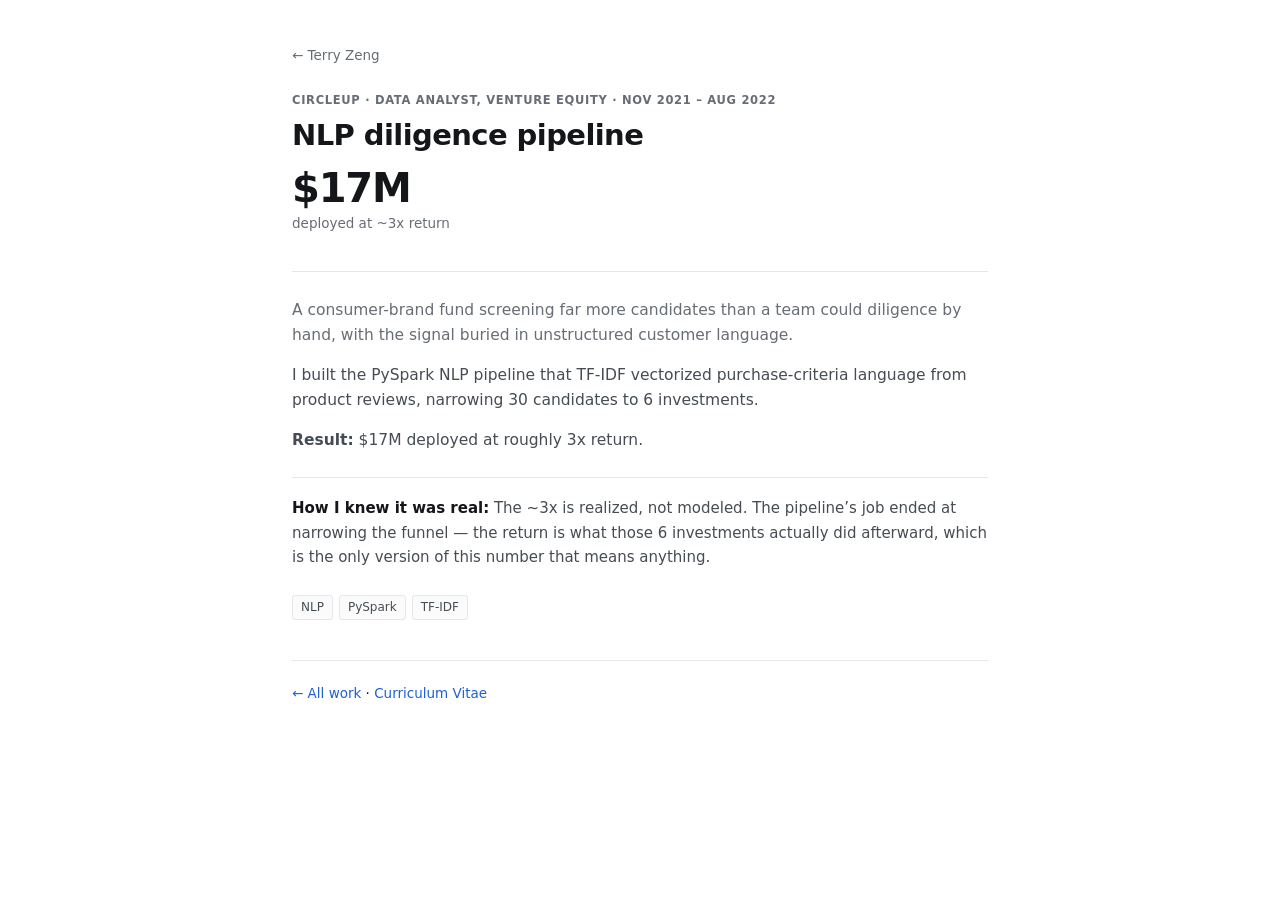
<file: work/nlp-diligence/index.html>
<!doctype html>
<html lang="en">
<head>
<meta charset="utf-8">
<meta name="viewport" content="width=device-width, initial-scale=1">
<title>NLP diligence pipeline — Terry Zeng</title>
<meta name="description" content="NLP diligence pipeline — $17M deployed at ~3x return. CircleUp · Data Analyst, Venture Equity · Nov 2021 – Aug 2022">
<link rel="stylesheet" href="../../style.css">
</head>
<body>
<div class="casewrap">
  <a class="backlink" href="../../">&larr; Terry Zeng</a>

  <header class="casehead">
    <span class="case-kicker">CircleUp · Data Analyst, Venture Equity · Nov 2021 – Aug 2022</span>
    <h1 class="case-title">NLP diligence pipeline</h1>
    <p class="case-metric"><b>$17M</b><span>deployed at ~3x return</span></p>
  </header>

  <div class="casebody">
    <p class="ctx">A consumer-brand fund screening far more candidates than a team could diligence by hand, with the signal buried in unstructured customer language.</p>
    <p>I built the PySpark NLP pipeline that TF-IDF vectorized purchase-criteria language from product reviews, narrowing 30 candidates to 6 investments.</p>
    <p><strong>Result:</strong> $17M deployed at roughly 3x return.</p>
    <p class="knew"><strong>How I knew it was real:</strong> The ~3x is realized, not modeled. The pipeline’s job ended at narrowing the funnel — the return is what those 6 investments actually did afterward, which is the only version of this number that means anything.</p>
    <ul class="case-tags"><li>NLP</li><li>PySpark</li><li>TF-IDF</li></ul>
  </div>

  <p class="casefoot"><a href="../../">&larr; All work</a> &middot; <a href="../../#cv">Curriculum Vitae</a></p>
</div>
</body>
</html>
</file>
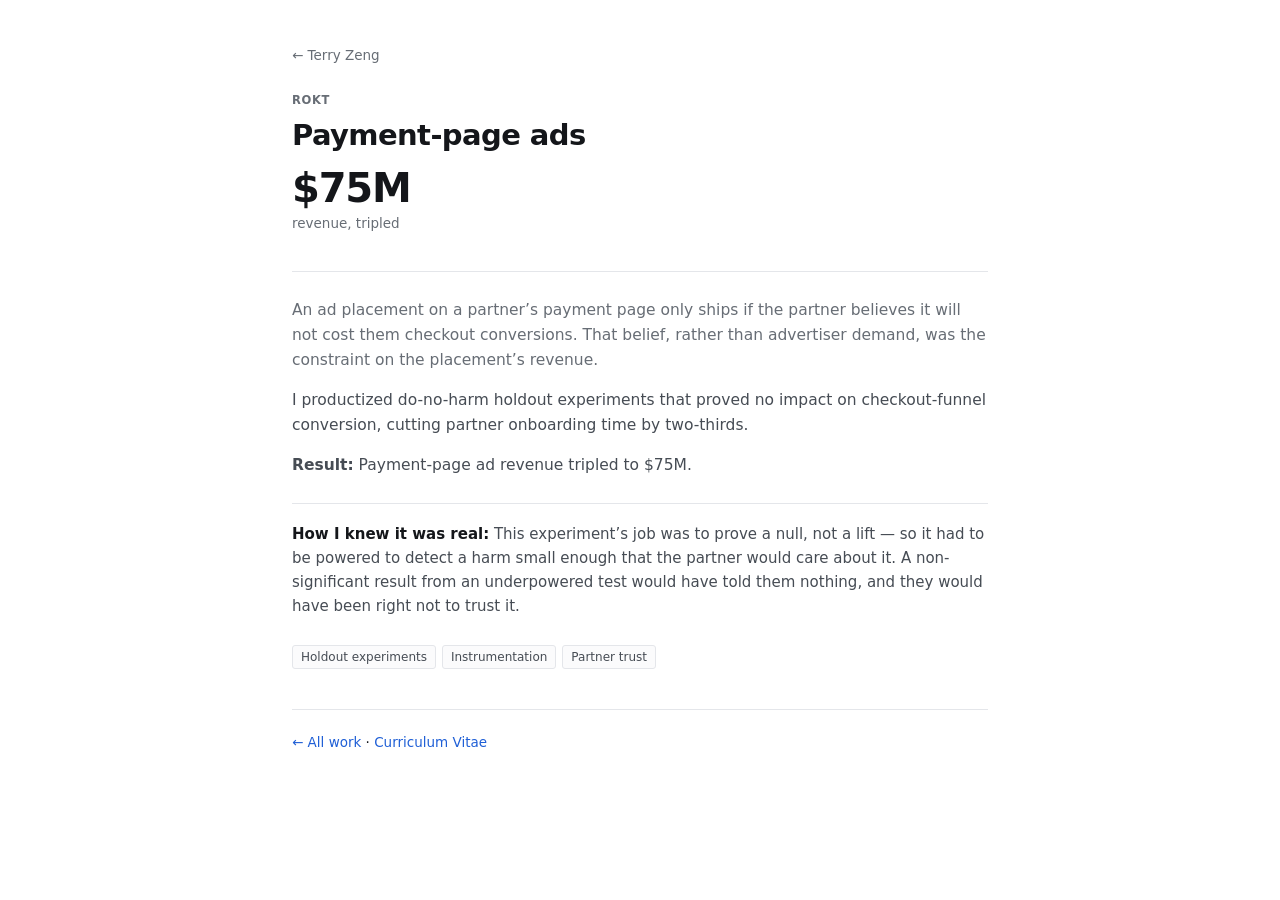
<file: work/payment-page-ads/index.html>
<!doctype html>
<html lang="en">
<head>
<meta charset="utf-8">
<meta name="viewport" content="width=device-width, initial-scale=1">
<title>Payment-page ads — Terry Zeng</title>
<meta name="description" content="Payment-page ads — $75M revenue, tripled. Rokt">
<link rel="stylesheet" href="../../style.css">
</head>
<body>
<div class="casewrap">
  <a class="backlink" href="../../">&larr; Terry Zeng</a>

  <header class="casehead">
    <span class="case-kicker">Rokt</span>
    <h1 class="case-title">Payment-page ads</h1>
    <p class="case-metric"><b>$75M</b><span>revenue, tripled</span></p>
  </header>

  <div class="casebody">
    <p class="ctx">An ad placement on a partner’s payment page only ships if the partner believes it will not cost them checkout conversions. That belief, rather than advertiser demand, was the constraint on the placement’s revenue.</p>
    <p>I productized do-no-harm holdout experiments that proved no impact on checkout-funnel conversion, cutting partner onboarding time by two-thirds.</p>
    <p><strong>Result:</strong> Payment-page ad revenue tripled to $75M.</p>
    <p class="knew"><strong>How I knew it was real:</strong> This experiment’s job was to prove a null, not a lift — so it had to be powered to detect a harm small enough that the partner would care about it. A non-significant result from an underpowered test would have told them nothing, and they would have been right not to trust it.</p>
    <ul class="case-tags"><li>Holdout experiments</li><li>Instrumentation</li><li>Partner trust</li></ul>
  </div>

  <p class="casefoot"><a href="../../">&larr; All work</a> &middot; <a href="../../#cv">Curriculum Vitae</a></p>
</div>
</body>
</html>
</file>
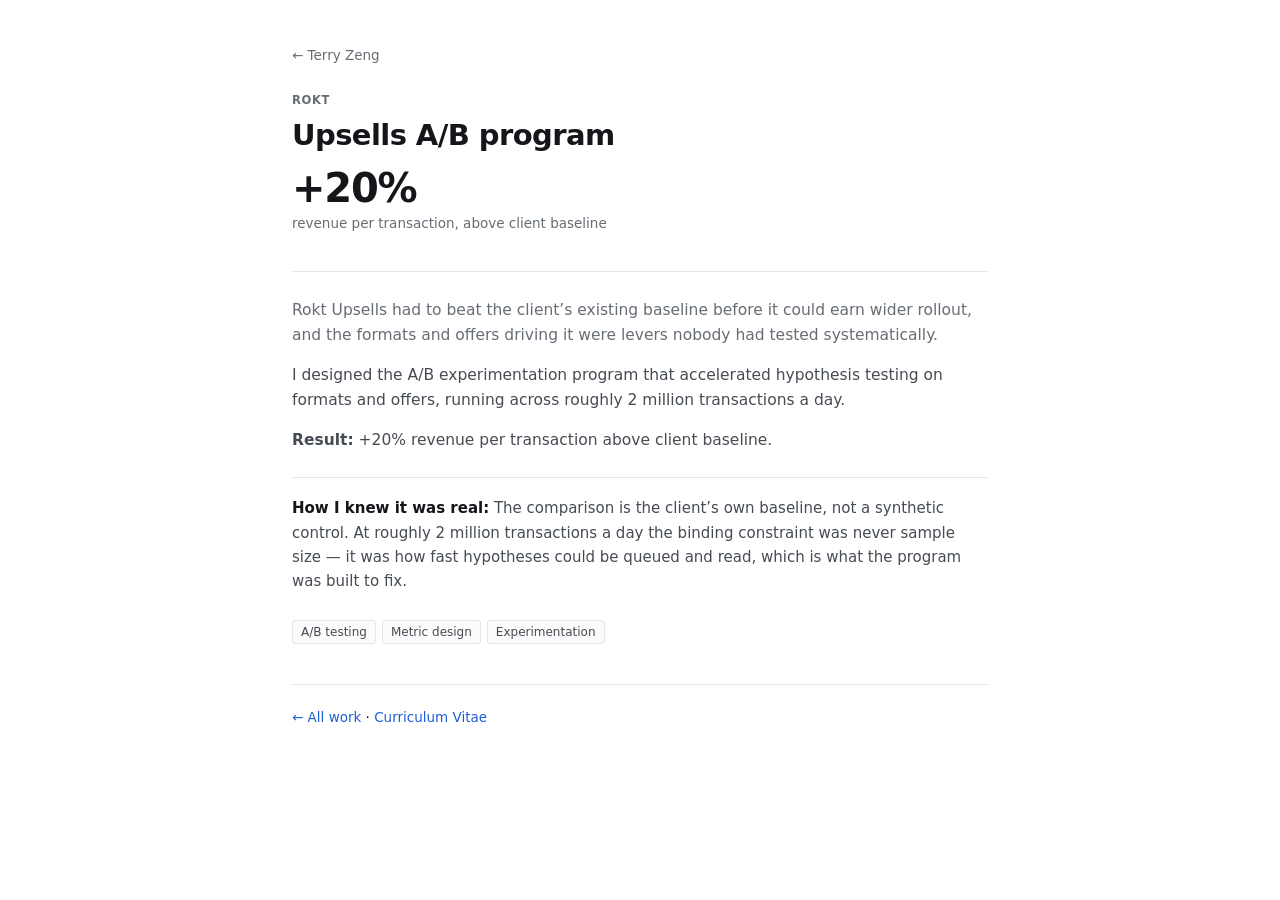
<file: work/upsells-ab/index.html>
<!doctype html>
<html lang="en">
<head>
<meta charset="utf-8">
<meta name="viewport" content="width=device-width, initial-scale=1">
<title>Upsells A/B program — Terry Zeng</title>
<meta name="description" content="Upsells A/B program — +20% revenue per transaction, above client baseline. Rokt">
<link rel="stylesheet" href="../../style.css">
</head>
<body>
<div class="casewrap">
  <a class="backlink" href="../../">&larr; Terry Zeng</a>

  <header class="casehead">
    <span class="case-kicker">Rokt</span>
    <h1 class="case-title">Upsells A/B program</h1>
    <p class="case-metric"><b>+20%</b><span>revenue per transaction, above client baseline</span></p>
  </header>

  <div class="casebody">
    <p class="ctx">Rokt Upsells had to beat the client’s existing baseline before it could earn wider rollout, and the formats and offers driving it were levers nobody had tested systematically.</p>
    <p>I designed the A/B experimentation program that accelerated hypothesis testing on formats and offers, running across roughly 2 million transactions a day.</p>
    <p><strong>Result:</strong> +20% revenue per transaction above client baseline.</p>
    <p class="knew"><strong>How I knew it was real:</strong> The comparison is the client’s own baseline, not a synthetic control. At roughly 2 million transactions a day the binding constraint was never sample size — it was how fast hypotheses could be queued and read, which is what the program was built to fix.</p>
    <ul class="case-tags"><li>A/B testing</li><li>Metric design</li><li>Experimentation</li></ul>
  </div>

  <p class="casefoot"><a href="../../">&larr; All work</a> &middot; <a href="../../#cv">Curriculum Vitae</a></p>
</div>
</body>
</html>
</file>
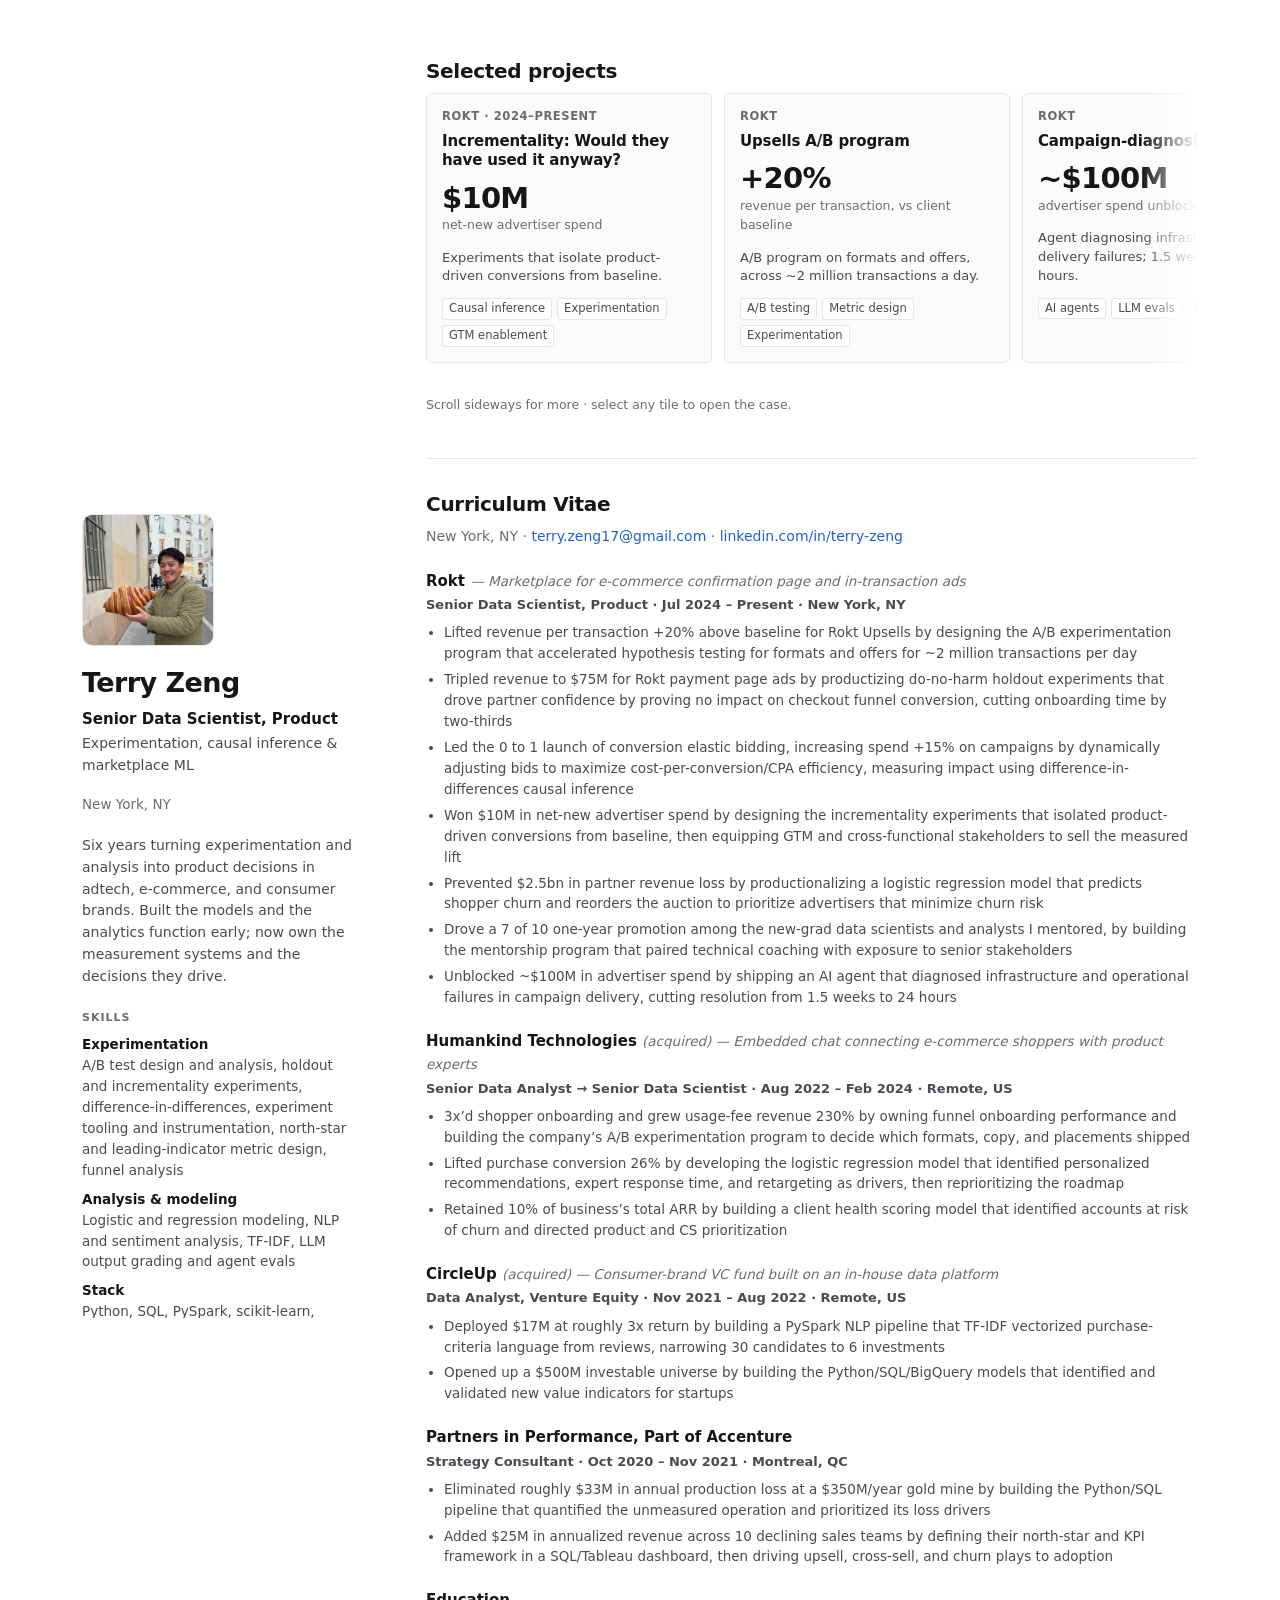
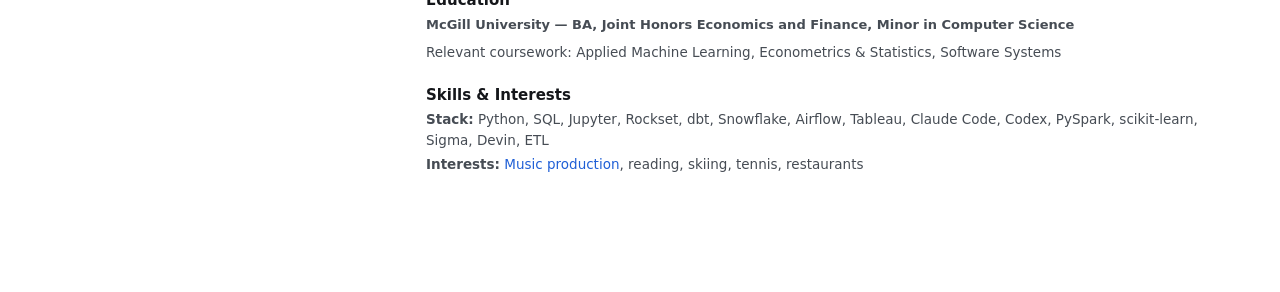
<file: resume.html>
<!doctype html>
<meta charset="utf-8">
<title>Terry Zeng — Curriculum Vitae</title>
<link rel="canonical" href="https://terry-zeng1134.github.io/#cv">
<meta http-equiv="refresh" content="0; url=./#cv">
<p>Redirecting to <a href="./#cv">the curriculum vitae</a>.</p>
</file>
<file: style.css>
:root{
  --bg:#ffffff; --surface:#fbfbfc; --surface-hover:#f4f5f7;
  --ink:#14161a; --ink-2:#464c54; --muted:#676d75;
  --line:#e4e6ea; --line-strong:#cdd1d7;
  --accent:#1f5fd6;
  --radius:6px;
  --sans:system-ui,-apple-system,"Segoe UI",Roboto,Helvetica,Arial,sans-serif;
}
@media (prefers-color-scheme: dark){
  :root{
    --bg:#0f1113; --surface:#16191c; --surface-hover:#1d2125;
    --ink:#eceef1; --ink-2:#b3bac1; --muted:#8b939b;
    --line:#262b30; --line-strong:#394046;
    --accent:#7aa7f5;
  }
}
*{box-sizing:border-box;}
html{-webkit-text-size-adjust:100%;}
body{
  margin:0; background:var(--bg); color:var(--ink);
  font-family:var(--sans); font-size:15px; line-height:1.55;
  -webkit-font-smoothing:antialiased;
}
a{color:var(--accent); text-decoration:none;}
a:hover{text-decoration:underline;}

.wrap{
  max-width:1180px; margin:0 auto; padding:56px 32px 96px;
  display:grid; grid-template-columns:280px minmax(0,1fr); gap:64px; align-items:start;
}

/* ---------- left rail ---------- */
.rail{
  position:sticky; top:56px;
  max-height:calc(100vh - 96px); overflow-y:auto;
  scrollbar-width:thin; overscroll-behavior:contain;
}
.rail::-webkit-scrollbar{width:6px;}
.rail::-webkit-scrollbar-thumb{background:var(--line-strong); border-radius:3px;}
.avatar{
  display:block; width:132px; height:132px;
  object-fit:cover; object-position:center 37%;
  border-radius:10px; border:1px solid var(--line);
  margin:0 0 16px; background:var(--surface);
}
.name{
  font-size:27px; font-weight:700; letter-spacing:-.02em; margin:0 0 4px;
}
.role{font-size:15px; font-weight:600; color:var(--ink); margin:0 0 2px;}
.discipline{font-size:14px; color:var(--ink-2); margin:0 0 18px;}
.bio{font-size:14px; color:var(--ink-2); margin:0 0 18px;}
.rail h2{
  font-size:11px; font-weight:700; letter-spacing:.09em; text-transform:uppercase;
  color:var(--muted); margin:22px 0 8px;
}
.rail dl{margin:0; font-size:13.5px; color:var(--ink-2);}
.rail dt{font-weight:600; color:var(--ink); margin-top:8px;}
.rail dt:first-child{margin-top:0;}
.rail dd{margin:0 0 2px;}
.links{list-style:none; margin:0; padding:0; font-size:14px;}
.links li{margin-bottom:5px;}
.where{font-size:13.5px; color:var(--muted); margin:0 0 20px;}

/* ---------- work grid ---------- */
.work-head{margin:0 0 6px; font-size:20px; font-weight:700; letter-spacing:-.015em;}
.work-sub{margin:0 0 22px; font-size:14px; color:var(--muted);}
.orgkey{
  margin:0 0 22px; padding:14px 16px;
  border:1px solid var(--line); border-radius:var(--radius); background:var(--surface);
  display:grid; grid-template-columns:repeat(auto-fit,minmax(250px,1fr)); gap:9px 24px;
}
.orgkey dt{font-size:13px; font-weight:650; color:var(--ink);}
.orgkey dd{margin:0; font-size:12.5px; color:var(--muted); line-height:1.4;}
.orgkey dd span{opacity:.75; font-style:italic;}

.stripwrap{position:relative; margin-top:4px;}
.stripwrap::after{
  content:""; position:absolute; top:0; right:0; bottom:14px; width:56px;
  pointer-events:none; background:linear-gradient(to right, transparent, var(--bg));
}
.grid{
  display:flex; gap:12px; overflow-x:auto; padding-bottom:14px;
  scroll-snap-type:x proximity; overscroll-behavior-x:contain;
  scrollbar-width:thin; scrollbar-color:var(--line-strong) transparent;
}
.grid::-webkit-scrollbar{height:8px;}
.grid::-webkit-scrollbar-thumb{background:var(--line-strong); border-radius:4px;}
.grid::-webkit-scrollbar-track{background:transparent;}
.grid .tile{flex:0 0 286px; scroll-snap-align:start;}

.grid:focus-visible{outline:2px solid var(--accent); outline-offset:4px;}
.tile{
  border:1px solid var(--line); border-radius:var(--radius);
  background:var(--surface); overflow:hidden;
  transition:border-color .12s ease, background .12s ease;
  display:flex; flex-direction:column;
  padding:14px 15px 15px;
  text-decoration:none; color:inherit;
}
.tile:hover{border-color:var(--line-strong); background:var(--surface-hover); text-decoration:none;}
.tile:focus-visible{outline:2px solid var(--accent); outline-offset:2px;}
.tile:hover{border-color:var(--line-strong);}

/* Tile thumbnails — CURRENTLY UNUSED, no tile carries an image.
   Kept because the offsets are awkward to re-derive: a fixed 16:10 window
   onto a square source, cropped by absolute offset to the ad unit.
   To use, put <span class="thumbwrap"><img ...></span> first inside a .tile. */
.thumbwrap{
  display:block; position:relative; overflow:hidden;
  width:calc(100% + 30px); margin:-14px -15px 12px;
  aspect-ratio:16/10; background:#000;
  border-bottom:1px solid var(--line);
}
.thumbwrap img{
  position:absolute; display:block; border:0;
  width:204.8%; height:auto; left:-52.4%; top:-99.2%;
}

.kicker{
  display:block; font-size:11.5px; font-weight:600; letter-spacing:.05em;
  text-transform:uppercase; color:var(--muted); margin-bottom:6px;
}
.t-title{
  display:block; font-size:15px; font-weight:650; line-height:1.3;
  letter-spacing:-.01em; margin-bottom:12px; color:var(--ink);
}
.metric{display:block; margin-bottom:14px; flex:0 0 auto;}
.metric b{
  display:block; font-size:29px; font-weight:600; letter-spacing:-.025em;
  line-height:1.05; color:var(--ink);
}
.metric span{display:block; font-size:12.5px; color:var(--muted); margin-top:2px;}
.method{
  display:block; font-size:13px; line-height:1.45; color:var(--ink-2);
  margin-bottom:12px; flex:0 0 auto;
}
.tags{list-style:none; margin-top:auto; display:flex; flex-wrap:wrap; gap:5px; margin:0; padding:0;}
.tags li{
  font-size:11.5px; color:var(--ink-2); border:1px solid var(--line);
  border-radius:3px; padding:1px 6px; background:var(--bg);
}

.hint{margin:18px 0 0; font-size:12.5px; color:var(--muted);}

.also{margin-top:52px; padding-top:30px; border-top:1px solid var(--line);}
.alsolist{margin:0; display:grid; grid-template-columns:repeat(auto-fit,minmax(330px,1fr)); gap:16px 32px;}
.alsolist dt{font-size:14px; font-weight:650; color:var(--ink); margin-bottom:3px;}
.alsolist dt span{font-weight:400; color:var(--muted); font-size:12.5px;}
.alsolist dd{margin:0; font-size:13.5px; color:var(--ink-2); line-height:1.5;}
.alsolist dd b{font-weight:650; color:var(--ink);}

.interests{
  margin:22px 0 0; padding-top:14px; border-top:1px solid var(--line);
  font-size:12.5px; color:var(--muted);
}

.resume{margin-top:44px; padding-top:30px; border-top:1px solid var(--line);}
.cv{margin-top:20px;}
.cv-role{margin-bottom:22px;}
.cv-role h3{margin:0 0 2px; font-size:15px; font-weight:650; color:var(--ink);}
.cv-role h3 span{font-weight:400; font-style:italic; color:var(--muted); font-size:13.5px;}
.cv-meta{margin:0 0 7px; font-size:13px; color:var(--ink-2); font-weight:550;}
.cv-plain{margin:0 0 4px; font-size:13.5px; color:var(--ink-2); line-height:1.5;}
.cv-role ul{margin:0; padding-left:18px;}
.cv-role li{margin-bottom:5px; font-size:13.5px; color:var(--ink-2); line-height:1.55;}

.writing{margin-top:52px; padding-top:30px; border-top:1px solid var(--line);}
.writing .empty{
  margin:0; padding:18px 16px; font-size:13.5px; color:var(--muted);
  border:1px dashed var(--line); border-radius:var(--radius); text-align:center;
}
.post{padding:14px 0; border-bottom:1px solid var(--line);}
.post h3{margin:0 0 4px; font-size:15px; font-weight:650;}
.post p{margin:0; font-size:14px; color:var(--ink-2);}

@media (max-width:860px){
  .wrap{grid-template-columns:1fr; gap:40px; padding:36px 22px 72px;}
  .rail{position:static; max-height:none; overflow:visible;}
  .grid .tile{flex-basis:250px;}

}
@media (max-width:520px){
  .grid .tile{flex-basis:80vw;}

}

@media print{
  .wrap{display:block; max-width:none; padding:0;}
  .rail, .stripwrap, .hint{display:none !important;}
  .resume{margin:0; padding:0; border-top:0;}
  .resume .work-head{font-size:20px;}
  body{font-size:11pt; color:#000; background:#fff;}
  a{color:#000; text-decoration:none;}
}

/* ---------- case pages ---------- */
.casewrap{max-width:760px; margin:0 auto; padding:44px 32px 90px;}
.backlink{
  display:inline-block; margin-bottom:26px; font-size:13.5px; color:var(--muted);
}
.backlink:hover{color:var(--accent);}
.casehead{border-bottom:1px solid var(--line); padding-bottom:22px; margin-bottom:26px;}
.case-kicker{
  display:block; font-size:11.5px; font-weight:600; letter-spacing:.06em;
  text-transform:uppercase; color:var(--muted); margin-bottom:8px;
}
h1.case-title{font-size:29px; font-weight:700; letter-spacing:-.02em; margin:0 0 16px; line-height:1.18;}
.case-metric b{
  display:block; font-size:40px; font-weight:600; letter-spacing:-.03em;
  line-height:1; color:var(--ink);
}
.case-metric span{display:block; font-size:13.5px; color:var(--muted); margin-top:5px;}
.casebody p{margin:0 0 15px; font-size:15.5px; line-height:1.62; color:var(--ink-2);}
.casebody p.ctx{color:var(--muted);}
.casefig{clear:both; width:304px; margin:24px auto 28px;}
/* Crop to the phone: the source is a small device on a large black field, so
   the figure box is a window onto x 262-762, y 118-1024 of the 1024-square. */
.casefig .shot{
  display:block; position:relative; overflow:hidden; aspect-ratio:500/906;
  border-radius:5px; border:1px solid var(--line); background:#000;
}
.casefig .shot img{
  position:absolute; display:block; border:0;
  width:204.8%; height:auto; left:-52.4%; top:-13%;
}
.casefig figcaption{
  margin-top:8px; font-size:12px; line-height:1.5; color:var(--muted);
}
.casebody h2{
  clear:both;
  font-size:12px; font-weight:650; letter-spacing:.06em; text-transform:uppercase;
  color:var(--muted); margin:30px 0 10px;
}
.casebody ul.points{
  margin:0 0 15px; padding-left:19px;
  font-size:15.5px; line-height:1.62; color:var(--ink-2);
}
.casebody ul.points li{margin-bottom:9px;}
.casebody ul.points li strong{color:var(--ink); font-weight:650;}
.paramwrap{overflow-x:auto; margin:0 0 18px;}
table.params{
  border-collapse:collapse; width:100%; min-width:600px;
  font-size:14px; line-height:1.5;
}
table.params thead th{
  font-size:11px; font-weight:650; letter-spacing:.06em; text-transform:uppercase;
  color:var(--muted); text-align:left; vertical-align:bottom;
  padding:0 16px 8px 0; border-bottom:1px solid var(--line-strong);
}
table.params tbody th{
  width:21%; font-weight:600; color:var(--ink); font-size:13.5px;
}
table.params tbody th, table.params td{
  text-align:left; vertical-align:top;
  padding:10px 16px 10px 0; border-bottom:1px solid var(--line);
}
table.params td.val{width:27%; color:var(--ink-2);}
table.params td.why{color:var(--muted);}
table.params thead th:last-child,
table.params tbody th:last-child, table.params td:last-child{padding-right:0;}
table.params tbody tr:last-child th, table.params tbody tr:last-child td{border-bottom:0;}

.todo{
  color:#b4560a; font-weight:600; font-size:13px;
  border:1px dashed currentColor; border-radius:3px; padding:0 5px;
}
@media (prefers-color-scheme:dark){ :root:not([data-theme="light"]) .todo{color:#f0a15a;} }
.casebody .refs{
  margin-top:26px; font-size:13px; line-height:1.65; color:var(--muted);
}
.casebody .knew{
  margin-top:24px; padding-top:18px; border-top:1px solid var(--line); font-size:15px;
}
.casebody .knew strong{color:var(--ink); font-weight:650;}
.case-tags{
  list-style:none; display:flex; flex-wrap:wrap; gap:6px; margin:26px 0 0; padding:0;
}
.case-tags li{
  font-size:12px; color:var(--ink-2); border:1px solid var(--line);
  border-radius:3px; padding:2px 8px; background:var(--surface);
}
.casefoot{margin-top:40px; padding-top:22px; border-top:1px solid var(--line); font-size:13.5px;}
@media (max-width:600px){ .casefig{width:100%; max-width:304px; margin:20px auto 24px;} .casewrap{padding:30px 20px 70px;} h1.case-title{font-size:24px;} .case-metric b{font-size:33px;} }
</file>
